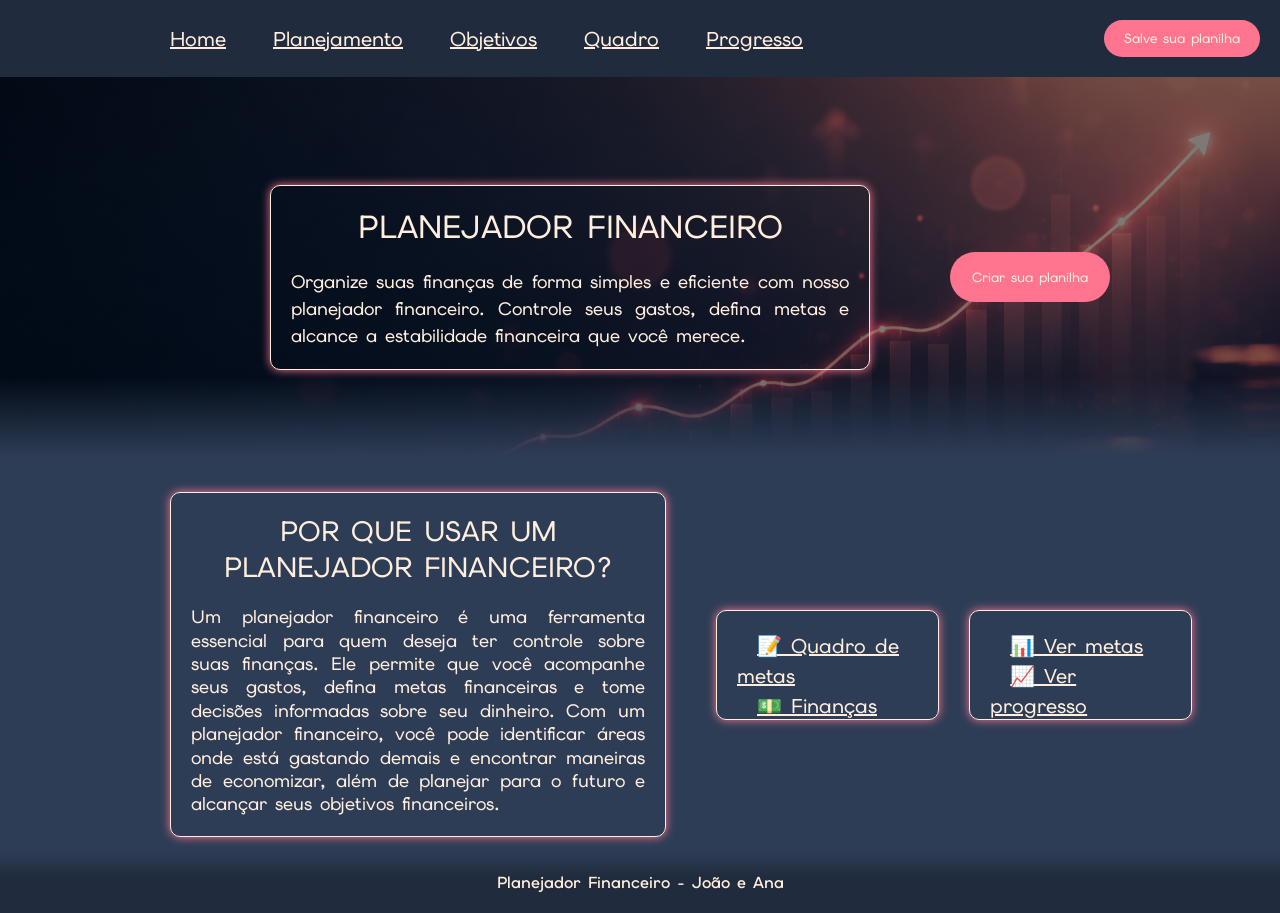
<file: index.html>
<!DOCTYPE html>
<html lang="pt-br">
    <head>
        <meta charset="UTF-8">
        <meta name="viewport" content="width=device-width, initial-scale=1.0">
        <link rel="stylesheet" href="style.css">
        <link rel="preconnect" href="https://fonts.googleapis.com">
        <link rel="preconnect" href="https://fonts.gstatic.com" crossorigin>
        <link href="https://fonts.googleapis.com/css2?family=Elms+Sans:ital,wght@0,100..900;1,100..900&display=swap" rel="stylesheet">
        <title>Planejador Financeiro</title>
    </head>

    <body>

       <header>
            <nav>
                <a href="#hero" class="link-header">Home</a>
                <a href="planejamento.html" class="link-header">Planejamento</a>
                <a href="objetivos.html" class="link-header">Objetivos</a>
                <a href="visualizar-imagem.html" class="link-header">Quadro</a>
                <a href="progresso.html" class="link-header">Progresso</a>
            </nav>
                <button class="button-header">Salve sua planilha</button>
        </header>

        <main>
            <section id="hero" class="hero">
                <section class="hero-text">
                    <h1>PLANEJADOR FINANCEIRO</h1>
                    <p class="texto-desktop">Organize suas finanças de forma simples e eficiente com nosso planejador financeiro. Controle seus gastos, defina metas e alcance a estabilidade financeira que você merece.</p>
                    <p class="texto-mobile">Organize suas finanças de forma simples e eficiente com nosso planejador financeiro.</p>

                </section>
                <button class="button-hero"> Criar sua planilha </button>
            </section>

            <section class="cards">
                <section class="explicacao">
                    <h2>Por que usar um planejador financeiro?</h2>
                    <p>Um planejador financeiro é uma ferramenta essencial para quem deseja ter controle sobre suas finanças. Ele permite que você acompanhe seus gastos, defina metas financeiras e tome decisões informadas sobre seu dinheiro. Com um planejador financeiro, você pode identificar áreas onde está gastando demais e encontrar maneiras de economizar, além de planejar para o futuro e alcançar seus objetivos financeiros.</p>
                </section>

                <section class="card-fundo">
                    <a class="card-link" href="visualizar-imagem.html">📝 Quadro de metas</a>
                    <br>
                    <a class="card-link" href="planejamento.html">💵 Finanças</a>
                </section>   

                <section class="card-fundo">
                    <a class="card-link" href="objetivos.html">📊 Ver metas</a>
                    <br>
                    <a class="card-link" href="progresso.html">📈 Ver progresso</a>
                </section>
            </section>

        </main>

        <footer>Planejador Financeiro - João e Ana </footer>

    </body>

</html>
</file>
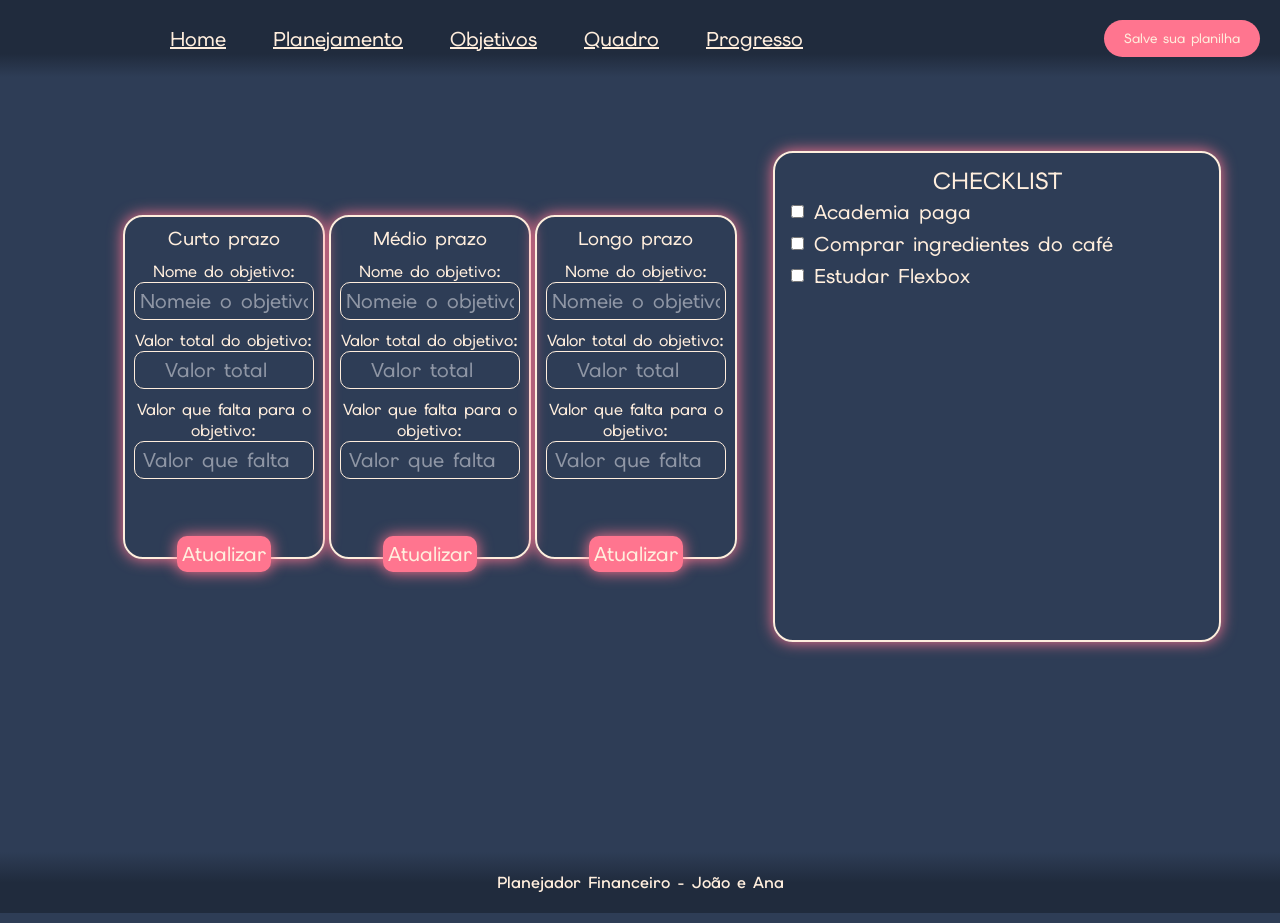
<file: objetivos.html>
<!DOCTYPE html>
<html lang="pt-br">
    <head>
        <meta charset="UTF-8">
        <meta name="viewport" content="width=device-width, initial-scale=1.0">
        <link rel="stylesheet" href="style.css">
        <link rel="preconnect" href="https://fonts.googleapis.com">
        <link rel="preconnect" href="https://fonts.gstatic.com" crossorigin>
        <link href="https://fonts.googleapis.com/css2?family=Elms+Sans:ital,wght@0,100..900;1,100..900&display=swap" rel="stylesheet">
        <title>Planejador Financeiro</title>
    </head>

    <body>

       <header class="header-interno">
            <nav class="nav-interno">
                <a href="index.html" class="link-header">Home</a>
                <a href="planejamento.html" class="link-header">Planejamento</a>
                <a href="objetivos.html" class="link-header">Objetivos</a>
                <a href="visualizar-imagem.html" class="link-header">Quadro</a>
                <a href="progresso.html" class="link-header">Progresso</a>
            </nav>
            <button class="button-header-interno">Salve sua planilha</button>
        </header>

        <main class="main-interno">
            <section class="cards-objetivos">
                <div class="prazos">
                    <div class="wrapper-objetivo wrapper-curto">
                        <h3 class="card-meta">Curto prazo</h3>

                        <label for="nome-curto">Nome do objetivo:</label>
                        <input class="input-objetivo" id="nome-curto" placeholder="Nomeie o objetivo"/>

                        <label for="vt-curto">Valor total do objetivo:</label>
                        <input class="input-objetivo" id="vt-curto" placeholder="Valor total" type="number"/>

                        <label for="vf-curto">Valor que falta para o objetivo:</label>
                        <input class="input-objetivo" id="vf-curto" placeholder="Valor que falta" type="number"/>

                        <button class="btn-atualizar">Atualizar</button>
                    </div>

                    <div class="wrapper-objetivo wrapper-medio">
                        <h3 class="card-meta">Médio prazo</h3>

                        <label for="nome-medio">Nome do objetivo:</label>
                        <input class="input-objetivo" id="nome-medio" placeholder="Nomeie o objetivo"/>

                        <label for="vt-medio">Valor total do objetivo:</label>
                        <input class="input-objetivo"id="vt-medio" placeholder="Valor total" type="number"/>

                        <label for="vf-medio">Valor que falta para o objetivo:</label>
                        <input class="input-objetivo" id="vf-medio" placeholder="Valor que falta" type="number"/>

                        <button class="btn-atualizar">Atualizar</button>
                    </div>

                    <div class="wrapper-objetivo wrapper-longo">
                        <h3 class="card-meta">Longo prazo</h3>

                        <label for="nome-longo">Nome do objetivo:</label>
                        <input class="input-objetivo" id="nome-longo" placeholder="Nomeie o objetivo"/>

                        <label for="vt-longo">Valor total do objetivo:</label>
                        <input class="input-objetivo" id="vt-longo" placeholder="Valor total" type="number"/>

                        <label for="vf-longo">Valor que falta para o objetivo:</label>
                        <input class="input-objetivo" id="vf-longo" placeholder="Valor que falta" type="number"/>

                        <button class="btn-atualizar">Atualizar</button>
                    </div>
                </div>

                <aside class="caixa-checklist" id="mural-metas">
                    <h3>Checklist</h3>
                        <div id="lista-checkbox">
                            <div class="item-checklist">
                                <input type="checkbox" id="meta-dinamica-1">
                                <label for="meta-dinamica-1">Academia paga</label>
                            </div>

                            <div class="item-checklist">
                                <input type="checkbox" id="meta-dinamica-2">
                                <label for="meta-dinamica-2">Comprar ingredientes do café</label>
                            </div>

                            <div class="item-checklist">
                                <input type="checkbox" id="meta-dinamica-3">
                                <label for="meta-dinamica-3">Estudar Flexbox</label>
                            </div>
                        </div>
                </aside>

            </section>

            <footer class="footer-interno">Planejador Financeiro - João e Ana</footer>

        </main>
    </body>
</file>
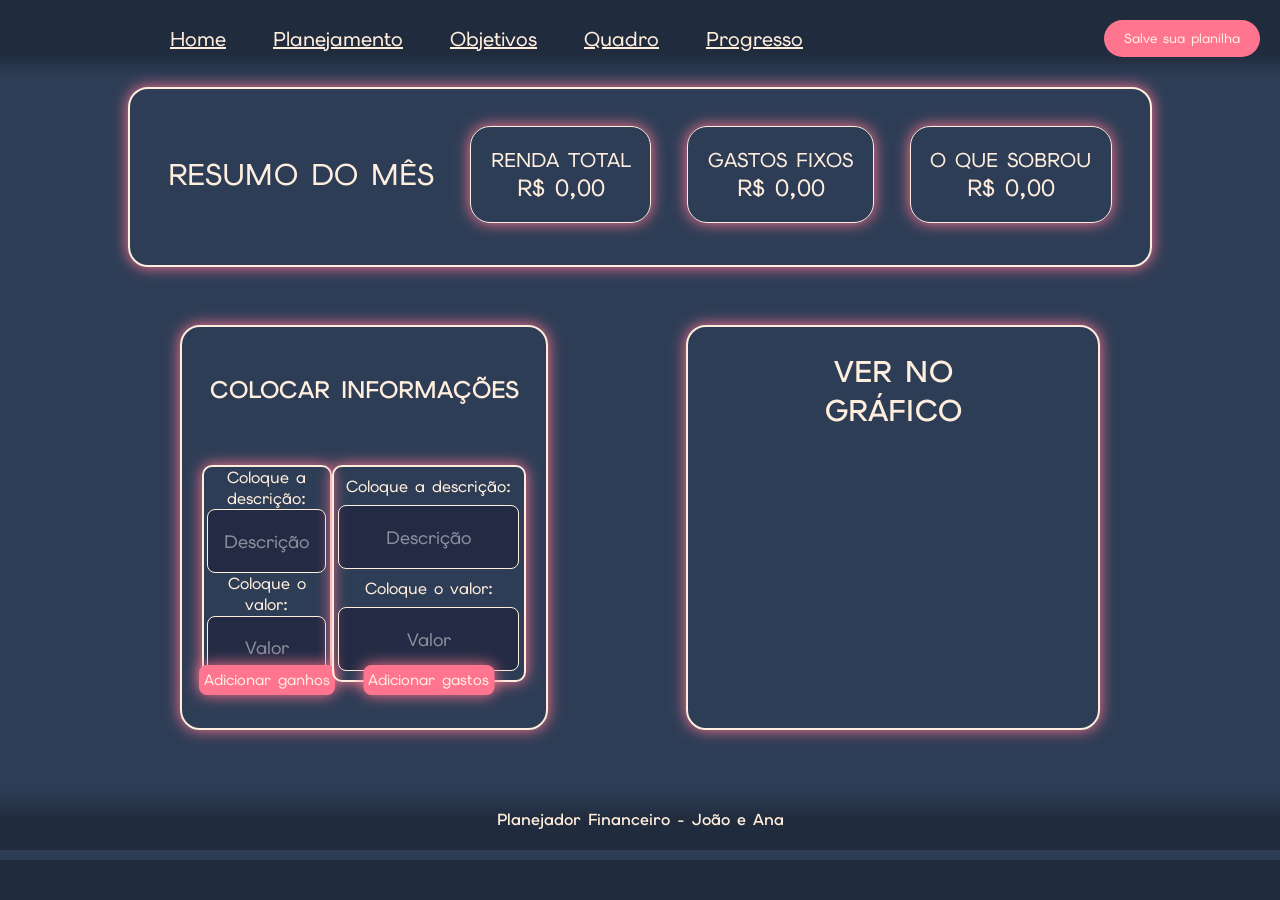
<file: planejamento.html>
<!DOCTYPE html>
<html lang="pt-br">
    <head>
        <meta charset="UTF-8">
        <meta name="viewport" content="width=device-width, initial-scale=1.0">
        <link rel="stylesheet" href="style.css">
        <link rel="preconnect" href="https://fonts.googleapis.com">
        <link rel="preconnect" href="https://fonts.gstatic.com" crossorigin>
        <link href="https://fonts.googleapis.com/css2?family=Elms+Sans:ital,wght@0,100..900;1,100..900&display=swap" rel="stylesheet">
        <title>Planejador Financeiro</title>
    </head>

    <body>

       <header class="header-interno">
            <nav class="nav-interno">
                <a href="index.html" class="link-header">Home</a>
                <a href="planejamento.html" class="link-header">Planejamento</a>
                <a href="objetivos.html" class="link-header">Objetivos</a>
                <a href="visualizar-imagem.html" class="link-header">Quadro</a>
                <a href="progresso.html" class="link-header">Progresso</a>
            </nav>
            <button class="button-header-interno">Salve sua planilha</button>
        </header>

        <main class="main-interno">
            <section class="resumo-mes">
                <h2>Resumo do mês</h2>

                <div class="valor-resumo">
                    <h4>Renda Total</h4>
                    <h3 id="renda-resumo">R$ 0,00</h3>
                </div>
                
                <div class="valor-resumo">
                    <h4>Gastos Fixos</h4>
                    <h3 id="gastos-resumo">R$ 0,00</h3>
                </div>

                <div class="valor-resumo">
                    <h4>O que sobrou</h4>
                    <h3 id="sobra-resumo">R$ 0,00</h3>
                </div>
                
            </section>

            <div class="planilha-wrapper">
                <section class="criar-planilha">
                    <h2 id="info-planilha">Colocar Informações</h2>

                    <div class="wrapper-tabelas-inputs">
                        <div class="ganhos">
                            <label for="descricao-ganho">Coloque a descrição:</label>
                            <input class="valor-ganhos" id="descricao-ganho" placeholder="Descrição"/>

                            <label for="valor-ganho">Coloque o valor:</label>
                            <input class="valor-ganhos" id="valor-ganho" placeholder="Valor"/>

                            <button class="btn-planilha" id="btn-ganhos">Adicionar ganhos</button>
                        </div>

                        <div class="gastos">
                            <label for="descricao-gastos">Coloque a descrição:</label>
                            <input class="valor-gastos" id="descricao-gastos" placeholder="Descrição"/>

                            <label for="valor-gastos">Coloque o valor:</label>
                            <input class="valor-gastos" id="valor-gastos" placeholder="Valor"/>

                            <button class="btn-planilha" id="btn-gastos">Adicionar gastos</button>
                        </div>
                    </div>
                </section>

                <section class="wrapper-grafico">
                    <h2 id="ver-grafico">Ver no gráfico</h2>
                    <div id="grafico-pizza"></div>
                </section>
            </div>

           <footer class="footer-interno">Planejador Financeiro - João e Ana</footer>

        </main>
    </body>
</file>
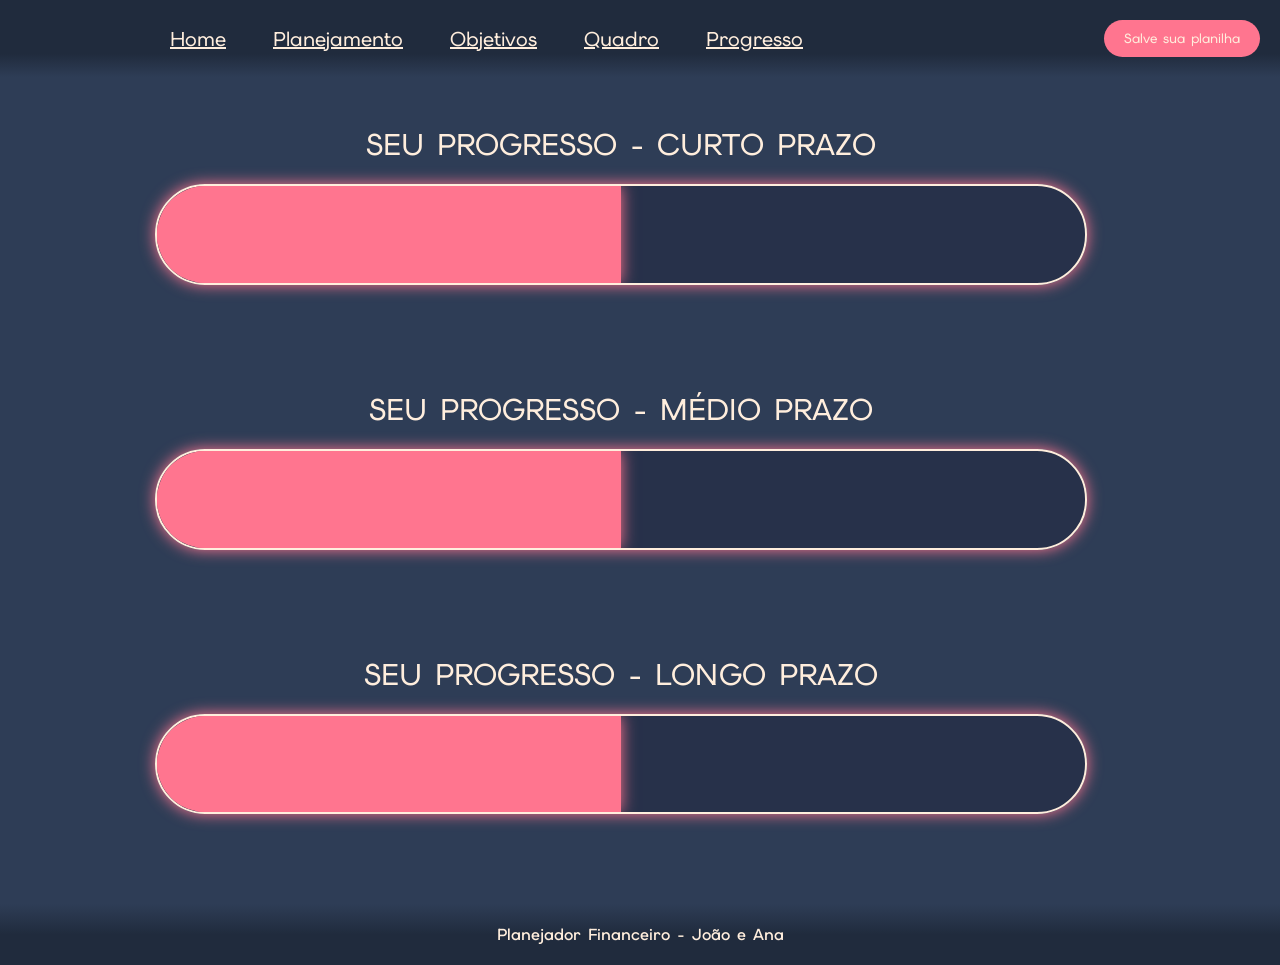
<file: progresso.html>
<!DOCTYPE html>
<html lang="pt-br">
    <head>
        <meta charset="UTF-8">
        <meta name="viewport" content="width=device-width, initial-scale=1.0">
        <link rel="stylesheet" href="style.css">
        <link rel="preconnect" href="https://fonts.googleapis.com">
        <link rel="preconnect" href="https://fonts.gstatic.com" crossorigin>
        <link href="https://fonts.googleapis.com/css2?family=Elms+Sans:ital,wght@0,100..900;1,100..900&display=swap" rel="stylesheet">
        <title>Planejador Financeiro</title>
    </head>

    <body>
        <header class="header-interno">
                <nav class="nav-interno">
                    <a href="index.html" class="link-header">Home</a>
                    <a href="planejamento.html" class="link-header">Planejamento</a>
                    <a href="objetivos.html" class="link-header">Objetivos</a>
                    <a href="visualizar-imagem.html" class="link-header">Quadro</a>
                    <a href="progresso.html" class="link-header">Progresso</a>
                </nav>
                <button class="button-header-interno">Salve sua planilha</button>
        </header>

        <main class="main-interno">
            <div class="wrapper-barras">
                <section class="barra-curto">
                    <h2>Seu progresso - curto prazo</h2>
                    <div class="trilho-progresso">
                        <div class="preenchimento" id="progresso-curto"></div>
                    </div>
                </section>

                <section class="barra-medio">
                    <h2>Seu progresso - médio prazo</h2>
                    <div class="trilho-progresso">
                        <div class="preenchimento" id="progresso-medio"></div>
                    </div>
                </section>

                <section class="barra-longo">
                    <h2>Seu progresso - longo prazo</h2>
                    <div class="trilho-progresso">
                        <div class="preenchimento" id="progresso-longo"></div>
                    </div>
                </section>
            </div>    
        </main>

        <footer class="footer-interno">Planejador Financeiro - João e Ana</footer>

    </body>
</html>
</file>
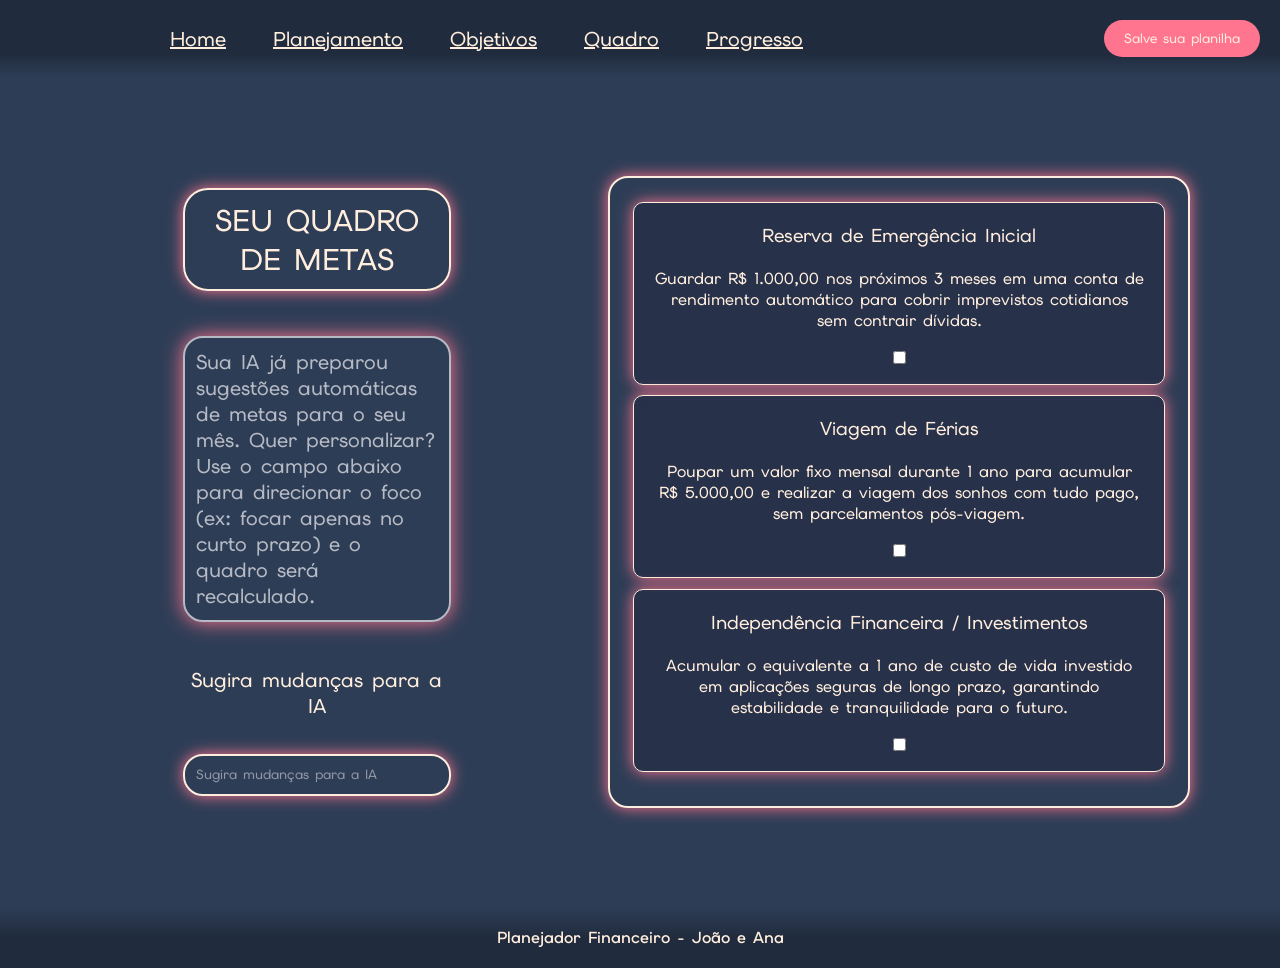
<file: visualizar-imagem.html>
<!DOCTYPE html>
<html lang="pt-br">
    <head>
        <meta charset="UTF-8">
        <meta name="viewport" content="width=device-width, initial-scale=1.0">
        <link rel="stylesheet" href="style.css">
        <link rel="preconnect" href="https://fonts.googleapis.com">
        <link rel="preconnect" href="https://fonts.gstatic.com" crossorigin>
        <link href="https://fonts.googleapis.com/css2?family=Elms+Sans:ital,wght@0,100..900;1,100..900&display=swap" rel="stylesheet">
        <title>Planejador Financeiro</title>
    </head>

    <body>

       <header class="header-interno">
            <nav class="nav-interno">
                <a href="index.html" class="link-header">Home</a>
                <a href="planejamento.html" class="link-header">Planejamento</a>
                <a href="objetivos.html" class="link-header">Objetivos</a>
                <a href="visualizar-imagem.html" class="link-header">Quadro</a>
                <a href="progresso.html" class="link-header">Progresso</a>
            </nav>
            <button class="button-header-interno">Salve sua planilha</button>
        </header>

        <main class="main-interno">
            <div class="wrapper-quadro">
                <section class="explicacao-quadro">
                    <h2>Seu quadro de metas</h2>
                    <p>Sua IA já preparou sugestões automáticas de metas para o seu mês. Quer personalizar? Use o campo abaixo para direcionar o foco (ex: focar apenas no curto prazo) e o quadro será recalculado.</p>
                    
                    <label for="input-quadro" class="label-quadro">Sugira mudanças para a IA</label>
                    <input id="input-quadro" placeholder="Sugira mudanças para a IA"/>
                </section>
                

                <div class="quadro-metas">
                    <div class="post-it-quadro">
                        <h3 id="titulo-quadro-curto">Reserva de Emergência Inicial</h3>
                        <p id="descricao-quadro-curto">Guardar R$ 1.000,00 nos próximos 3 meses em uma conta de rendimento automático para cobrir imprevistos cotidianos sem contrair dívidas.</p>
                        <input type="checkbox" class="quadro-concluido" id="check-curto"/>
                    </div>
                    
                    <div class="post-it-quadro">
                        <h3 id="titulo-quadro-medio">Viagem de Férias</h3>
                        <p id="descricao-quadro-medio">Poupar um valor fixo mensal durante 1 ano para acumular R$ 5.000,00 e realizar a viagem dos sonhos com tudo pago, sem parcelamentos pós-viagem.</p>
                        <input type="checkbox" class="quadro-concluido" id="check-medio"/>
                    </div>
                   
                    <div class="post-it-quadro">
                        <h3 id="titulo-quadro-longo">Independência Financeira / Investimentos</h3>
                        <p id="descricao-quadro-longo">Acumular o equivalente a 1 ano de custo de vida investido em aplicações seguras de longo prazo, garantindo estabilidade e tranquilidade para o futuro.</p>
                        <input type="checkbox" class="quadro-concluido" id="check-longo"/>
                    </div>
                </div>
            </div>
        </main>

        <footer class="footer-interno">Planejador Financeiro - João e Ana</footer>
    </body>
</file>
<file: style.css>
:root {
  --bg-principal: #202b3d;
  --cor-destaque: #ff758f;
  --cor-bloco: #2e3d56;
  --texto-claro: #ffeedd;
}

*{
    margin: 0;
    padding: 0;
    box-sizing: border-box;
    font-family: "Elms Sans", sans-serif;
    font-weight: 500;
}

body{
    background-color: var(--bg-principal);
    color: var(--texto-claro);
}

header{
    display: flex;
    justify-content: space-between;
    align-items: center;
    padding: 20px;   
}
  

.link-header{
    color: var(--texto-claro);
    margin-right: 20px;
    margin-left: 20px;
    width: 50px;
    text-align: center;
    font-size: 20px;
}

.link-header:first-child{
    margin-left: 150px;
}

.link-header:hover{
    opacity: 0.5;
}


a:hover{
    opacity: 0.4;
}

.button-header:active{
    background: var(--cor-bloco);
}

.button-header{
    background-color: var(--cor-destaque);
    color: var(--texto-claro);
    border: none;
    padding: 10px 20px;
    border-radius: 20.5px;
    cursor: pointer;
}

.hero{
    height: 400px;
    display: flex;
    align-items: center;
    text-align: center;
    padding: 50px 20px;
    background-image: linear-gradient(
    to bottom, 
    rgba(0, 0, 0, 0.5) 75%, 
    var(--cor-bloco) 95%), 
    url('./img/Hero-background.png');
    background-size: cover;
    background-position: center;
}

.hero-text{
    max-width: 600px;
    margin: 250px;
    margin-right: 80px;
    text-align: justify;
    border: var(--texto-claro) 1.5px solid;
    border-radius: 10px;
    box-shadow: 0px 0px 10px var(--cor-destaque);
    padding: 20px;
}

.hero h1{
    font-size: 32px;
    margin-bottom: 20px;
    text-align: center;
}   

.texto-desktop{
    font-size: 18px;
    line-height: 1.5;
    text-align: justify;
}

.texto-mobile{
    display: none;
}

.button-hero{
    background-color: var(--cor-destaque);
    color: var(--texto-claro);
    border: none;
    padding: 10px 20px;
    border-radius: 30px;
    cursor: pointer;
    width: 160px;
    height: 50px;
}

.button-hero:active{
    background: var(--cor-bloco);
}

.cards{
    display: flex;
    align-items: center;
    padding: 50px 20px;
    max-width: 100vw;
    height: 375px;
    background: var(--cor-bloco);
    gap: 30px;
}

.explicacao{
    margin-right: 20px;
    width: 40%;
    margin-left: 150px;
    border: var(--texto-claro) 1.5px solid;
    border-radius: 10px;
    padding: 20px;
    box-shadow: 0px 0px 10px var(--cor-destaque);
}

.explicacao h2{
    font-size: 28px;
    margin-bottom: 20px;
    text-transform: uppercase;
    text-align: center;
}

.explicacao p{
    font-size: 18px;
    line-height: 1.3;
    text-align: justify;
}

.card-fundo{
    color: var(--texto-claro);
    border: var(--texto-claro) 1.5px solid;
    border-radius: 10px;
    padding: 20px;
    box-shadow: 0px 0px 10px var(--cor-destaque);
    cursor: pointer;
    width: 18%;
    height: 40%;
}

.card-link{
    color: var(--texto-claro);
    margin-right: 20px;
    margin-left: 20px;
    width: 50px;
    text-align: center;
    font-size: 20px;
    line-height: 1.5;
}

footer{
    text-align: center;
    padding: 20px;
    color: var(--texto-claro);
    font-weight: 600;
    background-image: linear-gradient(
        to top, 
        var(--bg-principal) 60%, 
        var(--cor-bloco) 100%
        );
}


main{
    background: var(--cor-bloco);
}

.header-interno{
     background-image: linear-gradient(
        to bottom, 
        var(--bg-principal) 70%, 
        var(--cor-bloco) 100%
        );
}

.button-header-interno{
    background-color: var(--cor-destaque);
    color: var(--texto-claro);
    border: none;
    padding: 10px 20px;
    border-radius: 20.5px;
    cursor: pointer;
}

.button-header-interno:active{
    background: var(--cor-bloco);
}


.cards-objetivos{
    width: 100%;
    height: 85vh;
    display: flex;
    padding-top: 5%;
    gap:20px;
    justify-content: space-around;
}

.card-meta{
    margin-bottom: 10px;
}

.prazos{
    width: 45%;
    display: flex;
    flex-direction: row;
    padding: 5%;
}

.input-objetivo {
    background: none;
    border: 1px solid var(--texto-claro);
    border-radius: 10px;
    margin-bottom: 10px;
    font-size: 20px;
    padding: 5px;
    color: var(--texto-claro);
    text-align: center;
}

.wrapper-objetivo{
    margin-bottom: 35%;
    margin-right: 1%;
    display: flex;
    flex-direction: column;
    border: 2px solid var(--texto-claro);
    border-radius: 20px;
    padding: 2%;
    box-shadow: 0px 0px 15px var(--cor-destaque);
    text-align: center;
    position: relative;
    width: 45%;
    height: 60%;
    flex: 1;
}

.btn-atualizar{
    background: var(--cor-destaque);
    color: var(--texto-claro);
    border: none;
    border-radius: 10px;
    padding: 5px;
    font-size: 20px;
    text-align: center;
    box-shadow: 0px 0px 15px var(--cor-destaque);
    position:absolute;
    bottom: -15px;
    left: 50%;
    transform: translateX(-50%);
    cursor: pointer;
}

.btn-atualizar:active{
    background: var(--cor-bloco);
}

::placeholder{
    color: rgba(240,239,244,0.5);
}

aside{
    display: flex;
    flex-direction: column;
}

#mural-metas{
    border-radius: 20px;
    width: 35%;
    border: 2px solid var(--texto-claro);
    box-shadow: 0px 0px 15px var(--cor-destaque);
    display: flex;
    position: relative;
    margin-bottom: 8%;
    text-align: center;
    font-size: 20px;
    font-weight: 600;
    text-transform: uppercase;
    padding: 1%;
    max-height: 70%;
    overflow-y: auto;
}

.item-checklist{
    display: flex;
    flex-direction: row;
    padding: 3px;
    align-items: center;
    text-transform: none;
    gap:10px;
    flex-wrap: wrap;
    word-break: break-word;
}

input[type="checkbox"] {
    accent-color: var(--cor-destaque);
}

.footer-interno{
    background-image: linear-gradient(
        to top, 
        var(--bg-principal) 50%, 
        var(--cor-bloco) 100%
        );    
    height: auto;
}

.main-interno{
    border-top: 10px solid transparent;
    border-bottom: 10px solid transparent; 
}

.resumo-mes{
    display: flex;
    flex-direction: row;
    height: 20vh;
    width: 80%;
    border: 2px solid var(--texto-claro);
    box-shadow: 0px 0px 15px var(--cor-destaque);
    margin: 0 auto;
    padding: 20px;
    justify-content: space-around;
    padding-top: 15px;
    align-items: center;
    text-transform: uppercase;
    border-radius: 20px;
    font-size: 20px;
}

.valor-resumo{
    border: 1px solid var(--texto-claro);
    box-shadow: 0px 0px 15px var(--cor-destaque);
    padding: 2%;
    border-radius: 20px;
    text-align: center;

}

.planilha-wrapper{
    display: flex;
    flex-direction: row;
    max-width: 75%;
    max-height: auto;
    justify-content: space-between;
    margin: 3% auto;
    padding: 20px;
}

.criar-planilha{
    border: 2px solid var(--texto-claro);
    box-shadow: 0px 0px 15px var(--cor-destaque);
    padding: 20px; 
    text-align: center;
    display: flex;
    flex-direction: column;
    width: 40%;
    min-height: 45vh;
    justify-content: space-around;
    border-radius: 20px;
}

.wrapper-tabelas-inputs{
    display: flex;
    flex-direction: row;
    justify-content: space-around;
    width: 100%;
    height: 60%;
    
}

#info-planilha{
    text-transform: uppercase;
    text-align: center;
    margin-bottom: 2%;
    font-weight: 600;
}

.ganhos{
    border: 2px solid var(--texto-claro);
    display: flex;
    flex-direction: column;
    justify-content: space-evenly;
    position: relative;
    width: 45%;
    border-radius: 10px;
    box-shadow: 0 0 15px var(--cor-destaque);

}

.gastos{
    border: 2px solid var(--texto-claro);
    display: flex;
    flex-direction: column;
    justify-content: space-evenly;
    position: relative;
    border-radius: 10px;
    box-shadow: 0 0 15px var(--cor-destaque);
}

.valor-ganhos{
    background: rgba(11,1,27,0.3);
    align-items: center;
    text-align: center;
    font-size: 18px ;
    height: 30%;
    border:1px solid var(--texto-claro);
    border-radius: 8px;
    width: 95%;
    margin-left: 2.5%;

}

.valor-gastos{
    align-items: center;
    text-align: center;
    font-size: 18px;
    height: 30%;
    background: rgba(11,1,27,0.3);
    border:1px solid var(--texto-claro);
    border-radius: 8px;
    width: 95%;
    margin-left: 2.5%;
}

.btn-planilha{
    background: var(--cor-destaque);
    color: var(--texto-claro);
    border: none;
    border-radius: 8px;
    padding: 5px;
    font-size: 15px;
    text-align: center;
    box-shadow: 0px 0px 15px var(--cor-destaque);
    position:absolute;
    bottom: -15px;
    left: 50%;
    transform: translateX(-50%);
    cursor: pointer;
    white-space: nowrap;
}

.btn-planilha:active{
    background: var(--cor-bloco);
}

.wrapper-grafico{
    border: 2px solid var(--texto-claro);
    box-shadow: 0px 0px 15px var(--cor-destaque);
    border-radius: 20px;
    width: 45%;
    display: flex;
    font-size: 20px;
    font-weight: 600;
    text-transform: uppercase;
    padding: 20px;
    max-height: 70%;
    max-width:45%;
    overflow-y: auto;
    overflow-x: auto;
    position: relative;
}

#ver-grafico{
    text-transform: uppercase;
    text-align: center;
    font-weight: 600;
    display: flex;
    position: absolute;
    left: 50%;
    transform: translateX(-50%);
    top: 25px;
}

.wrapper-quadro{
    display: flex;
    flex-direction: row;
    height: 90vh;
    align-items: center;
    width: 95vw;
    justify-content: space-between;
    padding: 2%;
    position: relative;
}

.explicacao-quadro{
    display: flex;
    flex-direction: column;
    padding: 2%;
    font-size: 20px;
    gap: 15px;
}

.explicacao-quadro h2{
    border: 2px solid var(--texto-claro);
    box-shadow: 0 0 15px var(--cor-destaque);
    max-width: 50%;
    height: 20%;
    text-align: center;
    padding:2%;
    margin: 15px 15px;
    border-radius: 25px;
    align-self: center;
    font-size: 30px;
    text-transform: uppercase;
}

.explicacao-quadro p{
    border: 2px solid rgba(240,239,244,0.7);
    box-shadow: 0 0 20px var(--cor-destaque);
    border-radius: 20px;
    max-width: 50%;
    align-self: center;
    padding: 2%;
    margin: 15px 15px;
    color: rgba(240,239,244,0.7);   
}

#input-quadro{
    background:none;
    border: 2px solid var(--texto-claro);
    box-shadow: 0 0 15px var(--cor-destaque);
    border-radius: 20px;
    min-width: 50%;
    align-self: center;
    padding: 2%;
    margin: 15px 15px;
}

.quadro-metas{
    border: 2px solid var(--texto-claro);
    box-shadow: 0 0 15px var(--cor-destaque);
    border-radius: 20px;
    padding:2%;
    gap: 15%;
    display: flex;
    max-width: 50%;
    flex-wrap: wrap;
    overflow-y: auto;
    max-height: auto;
    position: relative;
}

.post-it-quadro{
    display: flex;
    border: 1px solid var(--texto-claro);
    box-shadow: 0 0 15px var(--cor-destaque);
    padding: 20px;
    flex-direction: column;
    align-items: center;
    text-align: center;
    margin-bottom: 2%;
    gap: 20px;
    background: rgba(11,1,27,0.2);
    border-radius: 10px;
}

.quadro-concluido{
    display: flex;
    border: var(--texto-claro);
    
}

.barra-curto{
    display: flex;
    width: 95vw;
    height: 28vh;
    margin: 1%;
    padding: 2%;
    text-align: center;
    flex-direction: column;
    gap: 20px;
    text-transform: uppercase;
    font-size: 20px;
}

.barra-curto h2{
    margin-bottom: none;
}

.barra-medio{
    display: flex;
    width: 95vw;
    height: 28vh;
    margin: 1%;
    padding: 2%;
    text-align: center;
    flex-direction: column;
    gap: 20px;
    text-transform: uppercase;
    font-size: 20px;
}

.barra-longo{
    display: flex;
    width: 95vw;
    height: 28vh;
    margin: 1%;
    padding: 2%;
    text-align: center;
    flex-direction: column;
    gap: 20px;
    text-transform: uppercase;
    font-size: 20px;
}

.barra-longo h2{
    margin-bottom: none;
}

.trilho-progresso{
    width: 80%;
    height: 50%;
    border: 2px solid var(--texto-claro);
    box-shadow: 0 0 15px var(--cor-destaque);
    background: rgba(11,1,27,0.2);
    overflow: hidden;
    align-self: center;
    border-radius: 50px;
}

.preenchimento{
    width: 50%;
    background: var(--cor-destaque);
    height: 100%;
    overflow: hidden;
    border: 1px solid var(--cor-destaque);
    box-shadow: 0px 0px 15px var(--cor-destaque);
    transition: width 1.5s ease-in-out;
}

.label-quadro{
    max-width: 50%;    
    align-self: center; 
    text-align: center; 
    margin-top: 15px;
    margin-bottom: 5px;
}

@media  screen and (max-width:1000px){

    .header-interno{
    display: flex; 
    justify-content: space-between;
    align-items: center;
    width: 100%;
    padding: 10px 20px;
    }

    .cards-objetivos{
    display: flex;
    flex-direction: column;
    height: auto;
    }

    .prazos{
    width: 85%;
    display: flex;
    flex-direction: column;
    padding: 5%;
    align-items: center;
    }

    .wrapper-curto{
        width: 100%;
        margin-left: 25%;
        padding: 5%;
        margin-bottom: 10%;
    }

    .wrapper-medio{
        width: 100%;
        margin-left: 25%;
        margin-bottom: 10%;
    }

    .wrapper-longo{
        width: 100%;
        margin-left: 25%;
        margin-bottom: 10%;
    }
    
    .input-objetivo{
        font-size: 15px;  
        padding: 3px;
    }
   
    .btn-atualizar{
    font-size: 15px;
    }

    #mural-metas{
        width: 85%;
        display: flex;
        flex-direction: column;
        padding: 5%;
        align-items: center;
        margin-left: 10%;
        font-size: 15px;
        }

    .nav-interno{
        display: block;
    }

    .nav-interno .link-header:not(:first-child) {
    display: none;
    }

    .nav-interno .link-header:first-child {
    margin-left: 0;
    color: var(--texto-claro);
    }

    .button-header-interno{
        position: inherit;
        white-space: nowrap;
    }

    nav {
        display: none;
    }

    .button-header{
        width: 180px;
        font-size: 13px;
        position: relative;
        left: 40vw;
    }
    
    .hero {
    background-image: linear-gradient(
        to bottom, 
        var(--bg-principal) 75%, 
        var(--cor-bloco) 95%
        );
        display: block;
    }

    .hero-text{
        margin: 0 auto;
    }

    .button-hero{
        margin-top: 12%;
    }

    .texto-desktop{
        display: none;
    }

    .texto-mobile{
        display: block;
        font-size: 18px;
        line-height: 1.5;
        text-align: justify;
    }

    .cards{
        background-image: linear-gradient(
            to bottom,
            var(--cor-bloco) 75%,
            var(--bg-principal) 95%
        );
        display: block;
        padding: 0%;
    }

    .explicacao{
        display: none;
    }

    .card-fundo{
        margin: 0 auto 10px;
        width:75vw;
        height: auto;
    }
    
    .card-link{
        font-size: 18px;
        line-height: 1.5;
        text-align: justify;
    }


    .planilha-wrapper{
        flex-direction: column;
        max-width: 90%;
        max-height: auto;
        gap: 1%

    }

    .criar-planilha{
        width: 95%;
        height: auto;
        min-height: auto;
        flex-direction: column;
        font-size: 15px;
    }

    .wrapper-grafico{
        width: 95%;
        height: auto;
        flex-direction: column;
        padding: 5%;
        min-height: 400px;
        margin-top: 10%;
        max-width: none;
        font-size: 15px;
        white-space: nowrap;
    }

    .wrapper-tabelas-inputs{
        flex-direction: column;
        height: auto;
        width: 95%;
    }

    .resumo-mes{
        flex-direction: column;
        height: auto;
        width: 95%;
        padding: 5%;
        font-size: 15px;
    }

    .resumo-mes h2 {
        margin-bottom: 3%;
    }

    .valor-resumo{
        margin-bottom: 3%;
    }

    .ganhos, .gastos {
        width: 100%;
        height: 150px;
        margin-bottom: 15px;
    }

    #grafico-pizza{
        padding-top: 25%;
    }

    .wrapper-quadro{
        display: flex;
        flex-direction: column;
        width: 95%;
        height: auto;
    }

    .explicacao-quadro{
        display: flex;
        flex-direction: column;
        max-width:100%;
    }

    .explicacao-quadro h2{
        max-width: 100%;
        height: auto;
    }

    .explicacao-quadro p{
        max-width: 100%;
        height: auto;
    }

    #input-quadro{
        max-width: 100%;
        height: auto;
    }

    .quadro-metas{
        display: flex;
        flex-direction: column;
        max-width: 95%;
        height: auto;

    }
    .post-it-quadro{
        max-width: 100%;
        height: auto;
    }
}
</file>
